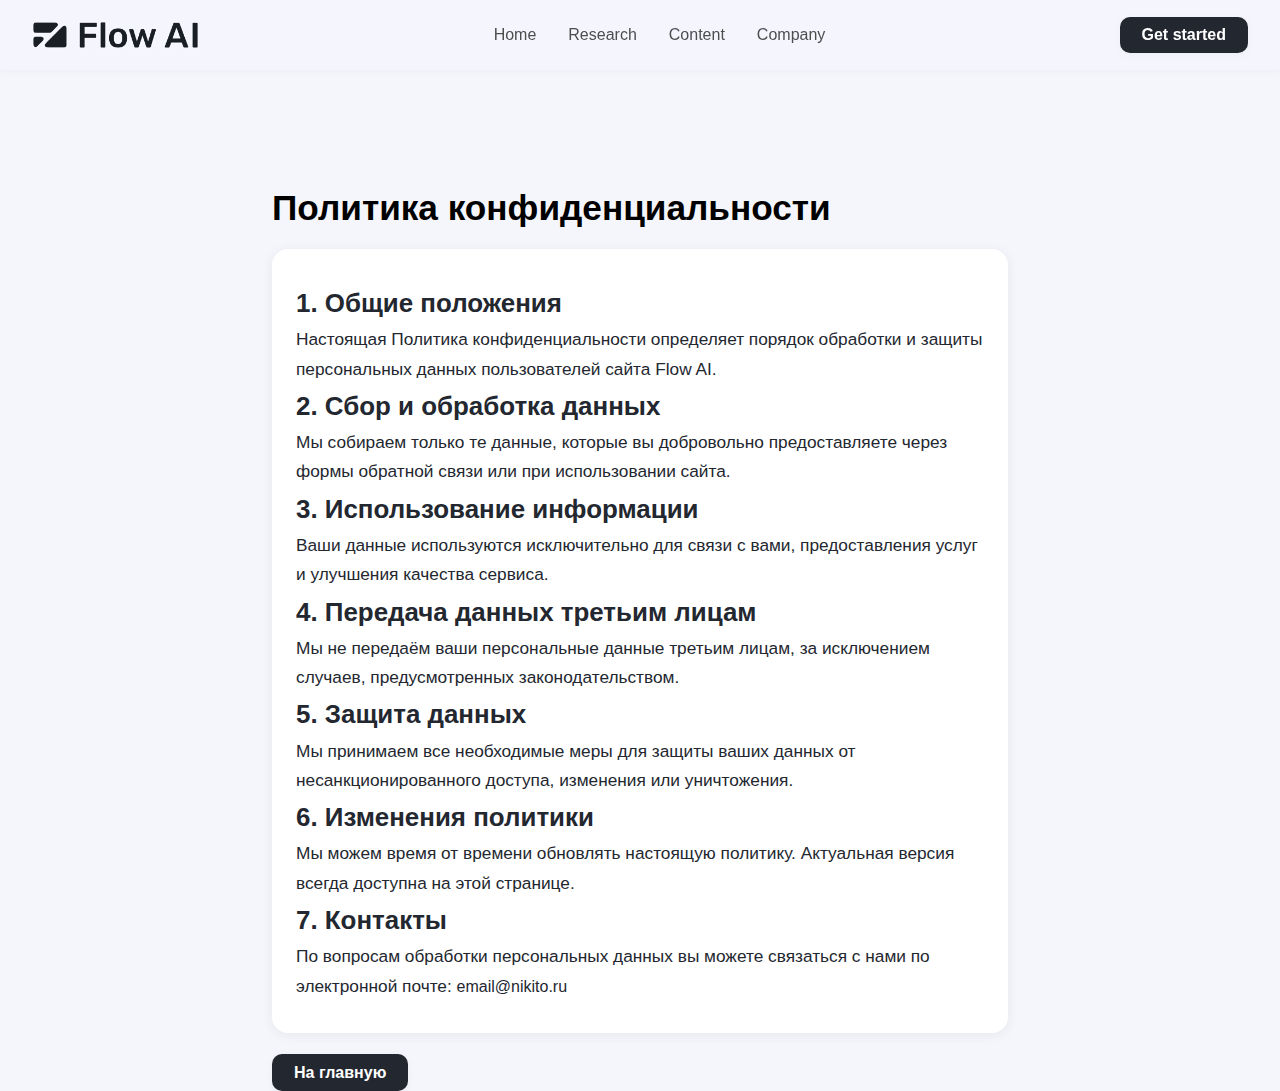
<file: confidential.html>
<!DOCTYPE html>
<html lang="ru">
<head>
  <meta charset="UTF-8">
  <meta name="viewport" content="width=device-width, initial-scale=1.0">
  <title>Политика конфиденциальности</title>
  <link rel="stylesheet" href="style.css">
  <link rel="stylesheet" href="responsive.css">
  <link rel="stylesheet" href="reset.css">
</head>
<body style="background: #f5f6fb;">

    <div class="mobile-menu-overlay"></div>
    <nav class="mobile-menu">
      <button class="mobile-menu-close" aria-label="Закрыть меню">
        <svg width="32" height="32" viewBox="0 0 32 32"><line x1="8" y1="8" x2="24" y2="24" stroke="#23272f" stroke-width="2" stroke-linecap="round"/><line x1="24" y1="8" x2="8" y2="24" stroke="#23272f" stroke-width="2" stroke-linecap="round"/></svg>
      </button>
      <ul class="mobile-menu-list">
        <li><a href="index.html">Home</a></li>
        <li><a href="#">Research</a></li>
        <li><a href="#">Content</a></li>
        <li><a href="#">Company</a></li>
      </ul>
      <a href="#" class="btn mobile-menu-btn">Get started</a>
    </nav>
    <header class="main-header">
        <div class="header-container">

            <div class="logo">
              <a href="index.html"><img src="images/icons/logo.png" alt="Flow AI" /></a>
            </div>
            <button class="burger-menu" aria-label="Открыть меню" aria-expanded="false" aria-controls="mainNav">
              <span></span><span></span><span></span>
            </button>
            <nav class="main-nav" id="mainNav">
              <ul>
                <li><a href="index.html">Home</a></li>
                <li><a href="#">Research</a></li>
                <li><a href="#">Content</a></li>
                <li><a href="#">Company</a></li>
              </ul>
            </nav>
            <a href="#" class="btn">Get started</a>
          </div>
      </header>
  <main class="container" style="padding-top: 120px; max-width: 800px;">
    <h1 style="font-size:2.2rem; margin-bottom: 24px;">Политика конфиденциальности</h1>
    <section style="font-size:1.08rem; line-height:1.7; color:#23272f; background:#fff; border-radius:16px; box-shadow:0 2px 12px rgba(44,48,60,0.07); padding:32px 24px;">
      <h2>1. Общие положения</h2>
      <p>Настоящая Политика конфиденциальности определяет порядок обработки и защиты персональных данных пользователей сайта Flow AI.</p>
      <h2>2. Сбор и обработка данных</h2>
      <p>Мы собираем только те данные, которые вы добровольно предоставляете через формы обратной связи или при использовании сайта.</p>
      <h2>3. Использование информации</h2>
      <p>Ваши данные используются исключительно для связи с вами, предоставления услуг и улучшения качества сервиса.</p>
      <h2>4. Передача данных третьим лицам</h2>
      <p>Мы не передаём ваши персональные данные третьим лицам, за исключением случаев, предусмотренных законодательством.</p>
      <h2>5. Защита данных</h2>
      <p>Мы принимаем все необходимые меры для защиты ваших данных от несанкционированного доступа, изменения или уничтожения.</p>
      <h2>6. Изменения политики</h2>
      <p>Мы можем время от времени обновлять настоящую политику. Актуальная версия всегда доступна на этой странице.</p>
      <h2>7. Контакты</h2>
      <p>По вопросам обработки персональных данных вы можете связаться с нами по электронной почте: <a href="mailto:email@nikito.ru">email@nikito.ru</a></p>
    </section>
    <div style="margin-top:32px;">
      <a href="index.html" class="btn">На главную</a>
    </div>
  </main>
</body>
</html>
</file>
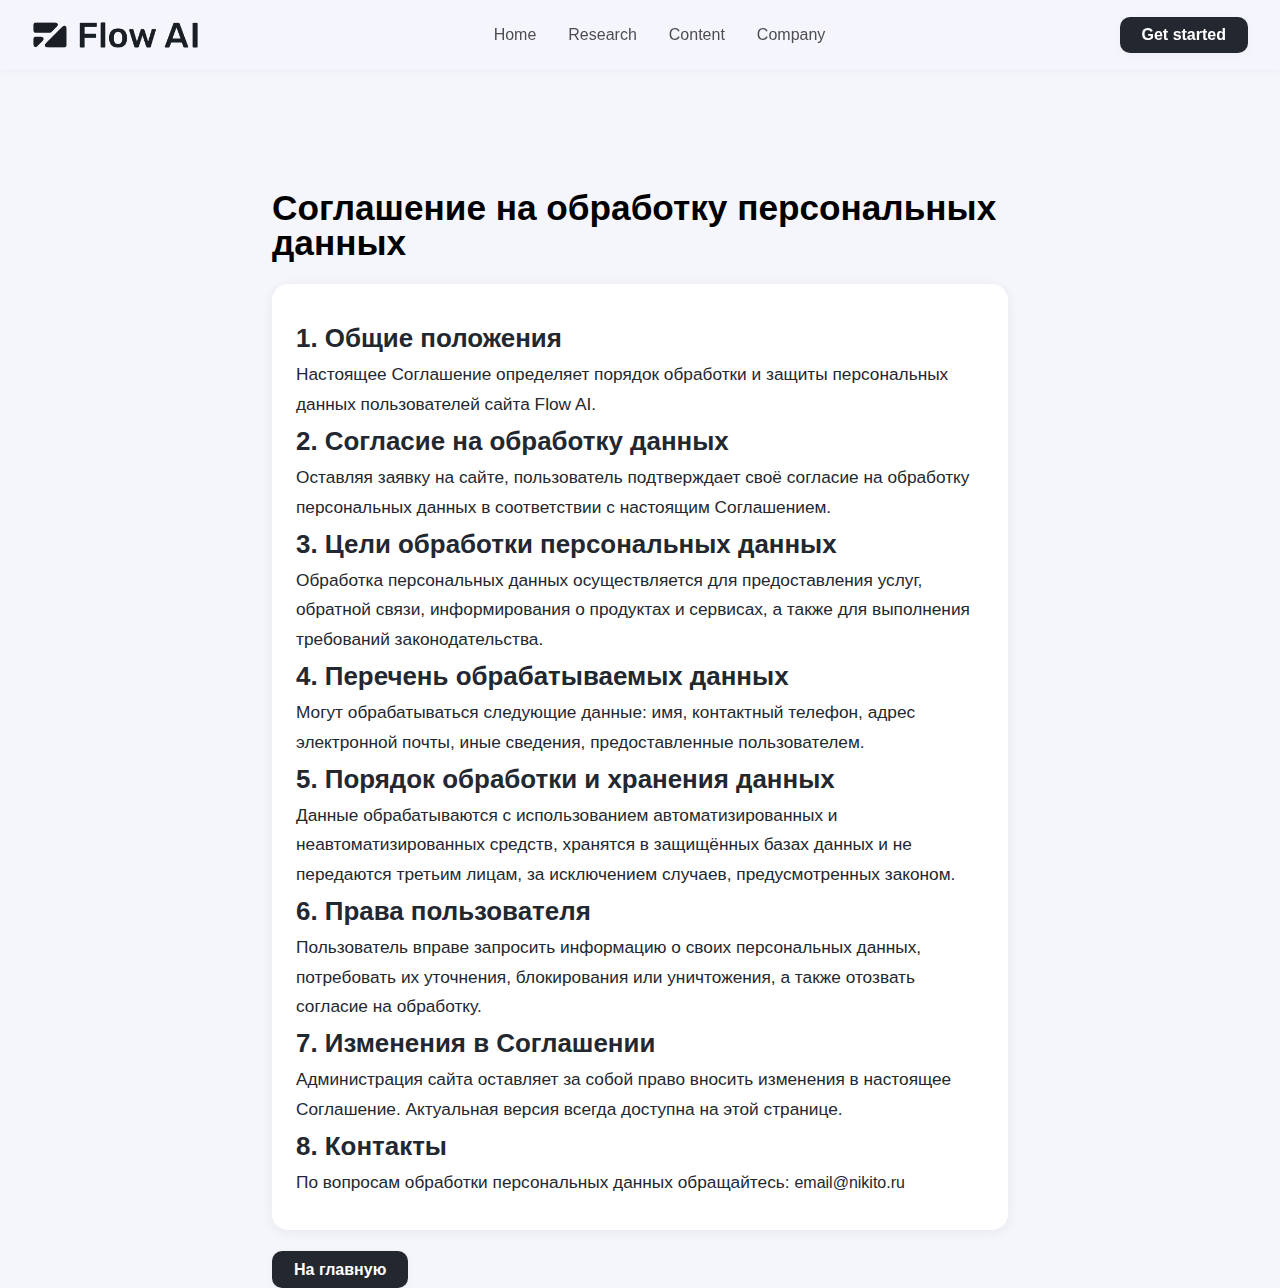
<file: privacy.html>
<!DOCTYPE html>
<html lang="ru">
<head>
  <meta charset="UTF-8">
  <meta name="viewport" content="width=device-width, initial-scale=1.0">
  <title>Соглашение на обработку персональных данных</title>
  <link rel="stylesheet" href="style.css">
  <link rel="stylesheet" href="responsive.css">
  <link rel="stylesheet" href="reset.css">
</head>
<body style="background: #f5f6fb;">

    <div class="mobile-menu-overlay"></div>
    <nav class="mobile-menu">
      <button class="mobile-menu-close" aria-label="Закрыть меню">
        <svg width="32" height="32" viewBox="0 0 32 32"><line x1="8" y1="8" x2="24" y2="24" stroke="#23272f" stroke-width="2" stroke-linecap="round"/><line x1="24" y1="8" x2="8" y2="24" stroke="#23272f" stroke-width="2" stroke-linecap="round"/></svg>
      </button>
      <ul class="mobile-menu-list">
        <li><a href="index.html">Home</a></li>
        <li><a href="#">Research</a></li>
        <li><a href="#">Content</a></li>
        <li><a href="#">Company</a></li>
      </ul>
      <a href="#" class="btn mobile-menu-btn">Get started</a>
    </nav>
    <header class="main-header">
        <div class="header-container">
            <div class="logo">
              <a href="index.html"><img src="images/icons/logo.png" alt="Flow AI" /></a>
            </div>
            <button class="burger-menu" aria-label="Открыть меню" aria-expanded="false" aria-controls="mainNav">
              <span></span><span></span><span></span>
            </button>
            <nav class="main-nav" id="mainNav">
              <ul>
                <li><a href="index.html">Home</a></li>
                <li><a href="#">Research</a></li>
                <li><a href="#">Content</a></li>
                <li><a href="#">Company</a></li>
              </ul>
            </nav>
            <a href="#" class="btn">Get started</a>
          </div>
      </header>
  <main class="container" style="padding-top: 120px; max-width: 800px;">
    <h1 style="font-size:2.2rem; margin-bottom: 24px;">Соглашение на обработку персональных данных</h1>
    <section style="font-size:1.08rem; line-height:1.7; color:#23272f; background:#fff; border-radius:16px; box-shadow:0 2px 12px rgba(44,48,60,0.07); padding:32px 24px;">
      <h2>1. Общие положения</h2>
      <p>Настоящее Соглашение определяет порядок обработки и защиты персональных данных пользователей сайта Flow AI.</p>
      <h2>2. Согласие на обработку данных</h2>
      <p>Оставляя заявку на сайте, пользователь подтверждает своё согласие на обработку персональных данных в соответствии с настоящим Соглашением.</p>
      <h2>3. Цели обработки персональных данных</h2>
      <p>Обработка персональных данных осуществляется для предоставления услуг, обратной связи, информирования о продуктах и сервисах, а также для выполнения требований законодательства.</p>
      <h2>4. Перечень обрабатываемых данных</h2>
      <p>Могут обрабатываться следующие данные: имя, контактный телефон, адрес электронной почты, иные сведения, предоставленные пользователем.</p>
      <h2>5. Порядок обработки и хранения данных</h2>
      <p>Данные обрабатываются с использованием автоматизированных и неавтоматизированных средств, хранятся в защищённых базах данных и не передаются третьим лицам, за исключением случаев, предусмотренных законом.</p>
      <h2>6. Права пользователя</h2>
      <p>Пользователь вправе запросить информацию о своих персональных данных, потребовать их уточнения, блокирования или уничтожения, а также отозвать согласие на обработку.</p>
      <h2>7. Изменения в Соглашении</h2>
      <p>Администрация сайта оставляет за собой право вносить изменения в настоящее Соглашение. Актуальная версия всегда доступна на этой странице.</p>
      <h2>8. Контакты</h2>
      <p>По вопросам обработки персональных данных обращайтесь: <a href="mailto:email@nikito.ru">email@nikito.ru</a></p>
    </section>
    <div style="margin-top:32px;">
      <a href="index.html" class="btn">На главную</a>
    </div>
  </main>
</body>
</html>
</file>
<file: style.css>
body {
  font-family: 'Inter', 'Segoe UI', 'Roboto', 'Arial', 'Helvetica Neue', sans-serif;
  font-weight: 400;
  color: #23272f;
  padding-top: 70px;
}

a {
  font-family: 'Inter', 'Segoe UI', 'Roboto', 'Arial', 'Helvetica Neue', sans-serif;
  font-weight: 400;
  font-size: 16px;
}

h1 , h3 {
  font-weight: 700;
}

p{
  font-family: 'Inter', 'Segoe UI', 'Roboto', 'Arial', 'Helvetica Neue', sans-serif;
}


/* Убираем фон и тени у всех возможных контейнеров шапки */

.navbar,
.w-nav,
.nav-container,
.w-container,
.nav-container-2,
.brand,
.nav-menu,
.navbar *,
.w-nav *,
.nav-container *,
.w-container *,
.nav-container-2 * {
  background: transparent !important;
  box-shadow: none !important;
}

/* Убираем фон у псевдоэлементов */
.navbar::before,
.w-nav::before,
.nav-container::before,
.w-container::before,
.nav-container-2::before,
.navbar::after,
.w-nav::after,
.nav-container::after,
.w-container::after,
.nav-container-2::after {
  background: transparent !important;
  box-shadow: none !important;
}

.hero-section::after {
  content: "";
  position: absolute;
  left: 0;
  right: 0;
  bottom: 0;
  height: 260px; 
  pointer-events: none;
  z-index: 3;
  background: linear-gradient(
    to bottom,
    rgba(245, 246, 251, 0) 0%,
    rgba(245, 246, 251, 0.92) 70%,
    #f5f6fb 100%
  );
}

.bottom-glow {
  position: absolute;
  left: 0;
  right: 0;
  bottom: 0;
  height: 260px;
  pointer-events: none;
  z-index: 3;
  background: linear-gradient(
    to bottom,
    rgba(245, 246, 251, 0) 0%,
    rgba(245, 246, 251, 0.92) 70%,
    #f5f6fb 100%
  );
}





.w-nav-overlay {
  background: transparent !important;
  box-shadow: none !important;
  pointer-events: none !important;
}

.main-header {
  height: 70px;
  background: rgba(245, 245, 255, 0.6);

  backdrop-filter: blur(8px);
  box-shadow: 0 2px 8px rgba(0,0,0,0.03);
  position: fixed;
  top: 0;
  left: 0;
  width: 100%;
  z-index: 100;
}

.container {
  max-width: 1300px;
  margin: 0 auto;
  height: 100%;
  align-items: center;
  justify-content: space-between;
  padding: 0 32px;
}


.header-container {
  max-width: 1300px;
  margin: 0 auto;
  height: 100%;
  display: flex;
  align-items: center;
  justify-content: space-between;
  padding: 0 32px;
}

.logo {
  font-size: 1.3rem;
}

.logo img {
  height: 28px;
}

.main-nav ul {
  display: flex;
  gap: 32px;
}

.main-nav a {
  color: #222;
  font-weight: 500;
  opacity: 0.8;
  transition: opacity 0.2s;
}

.main-nav a:hover {
  opacity: 1;
}

.btn {
  background: #23272f;
  color: #fff;
  padding: 10px 22px;
  border-radius: 10px;
  font-weight: 600;
  transition: background 0.2s;
  box-shadow: 0 2px 8px rgba(0,0,0,0.04);
}

.btn:hover {
  background: #11141a;
}

.burger-menu {
  display: none;
  flex-direction: column;
  justify-content: space-between;
  width: 24px;
  height: 18px;
  background: none;
  border: none;
  cursor: pointer;
  padding: 0;
}

.burger-menu span {
  display: block;
  width: 100%;
  height: 2px;
  background: #23272f;
  border-radius: 1px;
  transition: all 0.3s ease;
}

.burger-menu:hover span {
  background: #6366f1;
}


.hero-section {
  position: relative;
  min-height: 1000px;
  background: #f5f6fb; 
  overflow: hidden;
}

.bg-decor {
  position: absolute;
  z-index: 1;
  pointer-events: none;
  user-select: none;
}

.bg-decor--left {
  top: 0;
  left: 0;
  height: auto;
  width: 25vw;
}

.bg-decor--right {
  bottom: 0;
  right: -70px; /* Утоплено внутрь шапки */
  height: auto;
  z-index: 0;
  width: 28vw;
}

.hero-content {
  display: flex;
  flex-direction: row;
  align-items: center;
  justify-content: flex-start;
  padding-top: 170px;
  gap: 60px;
  width: 100%;
}

.hero-title {
  font-size: 3.2rem;
  font-weight: 700;
  line-height: 1.1;
  color: #23272f;
  margin-bottom: 15px;
  max-width: 520px;
  font-size: 54px;
  padding-right: 18px;
}

.hero-side {
  display: flex;
  flex-direction: column;
  align-items: flex-start;
  min-width: 340px;
  max-width: 420px;
  gap: 24px;
  padding-top: 33px;
}

.hero-subtitle {
  font-size: 20px;
  color: #23272f;
  opacity: 0.85;
  line-height: 1.5;
  letter-spacing: 0.01em;

}

.hero-btn {
  font-size: 1.1rem;
  padding: 14px 32px;
  border-radius: 10px;
  font-weight: 600;
  box-shadow: 0 2px 8px rgba(0,0,0,0.04);
  display: flex;
  align-items: center;
  gap: 10px;
}

.hero-btn-icon {
  font-size: 1.2em;
  margin-left: 6px;
}








.features-section {
  padding: 64px 0 48px 0;
  background: none;
}

.features-list {
  display: flex;
  gap: 32px;
  justify-content: center;
  flex-wrap: wrap;
}

.feature-card {
  position: relative;
  background: #fff;
  border-radius: 18px;
  box-shadow: 0 4px 24px rgba(44, 48, 60, 0.07);
  padding: 36px 28px 32px 28px;
  width: 290px;
  min-height: 370px;
  display: flex;
  flex-direction: column;
  align-items: flex-start;
  overflow: hidden;
}

.feature-card-bg {
  position: absolute;
  left: 0; top: 0; right: 0; height: 110px;
  z-index: 0;
  opacity: 0.18;
  pointer-events: none;
  background-repeat: no-repeat;
  background-size: cover;
}

.title-hello {
  text-align: left;
  margin-left: 0;
  align-self: flex-start;
}


.hero-recommend {
  margin: 0 auto;
  padding-top: 70px;
  font-size: 50px;
}

.reason-badge {
  padding: 4px 16px;
  border: 1.5px solid #e0e3ea;
  border-radius: 16px;
  background: #fff;
  font-size: 1.05rem;
  font-weight: 500;
  color: #23272f;
  margin: 0 auto;
  margin-top: 70px;
  letter-spacing: 0.01em;
}

.reasons-list {
  display: flex;
  gap: 24px;
  justify-content: flex-start;
  flex-wrap: wrap;
  padding-top: 40px;
}

.reason-card {
  width: 291px;
  height: 390px;
  position: relative;
  background: #fff;
  border-radius: 16px;
  box-shadow: 0 4px 24px rgba(44, 48, 60, 0.07);
  border: 1.5px solid #f0f1f5;
  display: flex;
  flex-direction: column;
  align-items: center;
  justify-content: center; 
  padding: 0;
  margin-bottom: 24px;
  overflow: hidden;
}

.reason-card-title {
  margin-bottom: 80px;
  margin-top: 20px;
  text-align: center;
  width: 100%;
}

.reason-card-icon {
  width: 100%;
  height: 110px;
  display: flex;
  align-items: center;
  justify-content: center;
  margin-bottom: 80px; 
}

.reason-card-bottom {
  width: 100%;
  padding: 0 24px 24px 24px;
}

.reason-card-text {
  font-size: 1rem;
  color: #23272f;
  opacity: 0.85;
  text-align: left;
}

.reasons-container {
  display: flex !important;
  flex-direction: column !important;
  align-items: center !important;
  justify-content: flex-start !important;
  width: 100%;
  padding-bottom: 64px;
}

.reasons-title {
  text-align: center;
  width: 100%;
  padding-top: 60px;
  font-size: 30px;
}

.reason-card-decor {
  position: absolute;
  left: 0; top: 0; width: 100%; height: 100%;
  will-change: transform;
  transition: transform 0.8s cubic-bezier(.4,0,.2,1);
  transform: none;
}

.reason-card:hover .reason-card-decor {
  transform: scale(1.04) translateY(-6px) rotate(-1deg);
}

.decor-img {
  width: 100%;
  height: 100%;
  object-fit: cover;
  pointer-events: none;
  user-select: none;
}

.icon-img {
  padding-top: 0;
  max-width: 180px;
  max-height: 120px;
  object-fit: contain;
  margin-left: 14px;
}




/* Секция отзывов/мини-кейсов */
.testimonials-section {
  padding: 75px 0 80px 0;
  background: #f3f4f6;
  position: relative;
}

.testimonials-header {
  text-align: center;
  margin-bottom: 0;
}

.testimonials-title {
  font-size: 2.2rem;
  font-weight: 700;
  color: #23272f;
  margin-bottom: 12px;
  text-align: center;
}

.testimonials-subtitle {
  font-size: 19px;
  color: #6b7280;
  max-width: 450px;
  margin: 0 auto 0 auto;
  line-height: 1.6;
  text-align: center;
}

.testimonials-list {
  display: flex;
  gap: 24px;
  justify-content: flex-start;
  flex-wrap: wrap;
  width: 100%;
  margin-top: 50px;
}

.testimonial-card {
  width: 280px;
  height: 390px;
  position: relative;
  background: #fff;
  border-radius: 16px;
  box-shadow: 0 4px 24px rgba(44, 48, 60, 0.07);
  border: 1.5px solid #f0f1f5;
  display: flex;
  flex-direction: column;
  align-items: center;
  justify-content: center;
  padding: 32px 28px 32px 28px;
  margin-bottom: 24px;
  overflow: hidden;
  text-align: center;
}

.testimonial-author {
  justify-content: center;
}

.testimonial-content {
  align-items: center;
}

.testimonial-card::before {
  content: '';
  position: absolute;
  top: 0;
  left: 0;
  right: 0;
  height: 3px;
  background: linear-gradient(90deg, #6366f1, #8b5cf6);
  border-radius: 16px 16px 0 0;
}

.testimonial-card:hover {
  transform: translateY(-6px);
  box-shadow: 0 12px 40px rgba(44, 48, 60, 0.12);
}

.testimonial-content {
  margin-bottom: 20px;
}

.testimonial-quote {
  margin-bottom: 12px;
  opacity: 0.7;
}

.testimonial-text {
  font-size: 0.95rem;
  line-height: 1.6;
  color: #374151;
  font-style: italic;
  margin: 0;
}

.testimonial-author {
  display: flex;
  align-items: center;
  gap: 12px;
  margin-bottom: 20px;
  padding-bottom: 16px;
  border-bottom: 1px solid #f1f5f9;
}

.author-avatar {
  width: 48px;
  height: 48px;
  border-radius: 50%;
  overflow: hidden;
  flex-shrink: 0;
}

.author-avatar img {
  width: 100%;
  height: 100%;
  object-fit: cover;
}

.author-info {
  flex: 1;
}

.author-name {
  font-size: 1rem;
  font-weight: 600;
  color: #23272f;
  margin: 0 0 2px 0;
}

.author-position {
  font-size: 0.85rem;
  color: #6b7280;
  margin: 0;
}

.testimonial-stats {
  display: flex;
  gap: 20px;
}

.stat-item {
  display: flex;
  flex-direction: column;
  align-items: center;
  text-align: center;
  flex: 1;
}

.stat-number {
  font-size: 1.3rem;
  font-weight: 700;
  color: #6366f1;
  margin-bottom: 3px;
}

.stat-label {
  font-size: 0.75rem;
  color: #6b7280;
  text-transform: uppercase;
  letter-spacing: 0.5px;
  font-weight: 500;
}

/* Адаптивность для отзывов */
@media (max-width: 768px) {
  .testimonials-grid {
    grid-template-columns: 1fr;
    gap: 24px;
    padding: 0 16px;
  }
  
  .testimonial-card {
    padding: 24px;
  }
  
  .testimonials-title {
    font-size: 2rem;
  }
  
  .testimonial-stats {
    flex-direction: column;
    gap: 16px;
  }
  
  .stat-item {
    flex-direction: row;
    justify-content: center;
    gap: 8px;
  }
  
  .stat-number {
    margin-bottom: 0;
  }
}

.testimonials-info {
  display: flex;
  flex-direction: column;
  justify-content: center;
  align-items: flex-start;
  min-width: 0;
}

.testimonials-inner {
  max-width: 1300px;
  margin: 0 auto;
  width: 100%;
  
  padding-bottom: 0;
}

.testimonials-row {
  display: flex;
  flex-direction: row;
  gap: 24px;
  width: 100%;
  max-width: 1300px;
  margin: 45px auto;
  flex-wrap: nowrap;
  justify-content: center;
}

.testimonials-section::before {
  content: "";
  position: absolute;
  left: 0;
  right: 0;
  top: 0;
  height: 80px;
  pointer-events: none;
  z-index: 1;
  background: linear-gradient(
    to bottom,
    #f5f6fb 0%,
    #f3f4f6 100%
  );
}

.header-container {
  max-width: 1300px;
  margin: 0 auto;
  height: 100%;
  display: flex;
  align-items: center;
  justify-content: space-between;
  padding: 0 32px;
}

.section-dark {
  position: relative;
  background: #f5f6fb;
  color: #282e38;
  overflow: hidden;
  padding-top: 100px;
  padding-bottom: 100px;
}

.section-dark::before {
  content: "";
  position: absolute;
  left: 0;
  right: 0;
  top: 0;
  height: 90px;
  background: linear-gradient(to bottom, #f3f4f6 0%, rgba(40,46,56,0) 100%);
  opacity: 0.7;
  pointer-events: none;
  z-index: 2;
}

.section-dark::after {
  content: "";
  position: absolute;
  top: 0;
  bottom: 0;
  left: 0;
  width: 90px;
  background: linear-gradient(to right, #f3f4f6 0%, rgba(40,46,56,0) 100%);
  opacity: 0.5;
  pointer-events: none;
  z-index: 2;
}

.section-dark-glow-right {
  position: absolute;
  top: 0;
  bottom: 0;
  right: 0;
  width: 90px;
  background: linear-gradient(to left, #f3f4f6 0%, rgba(40,46,56,0) 100%);
  opacity: 0.5;
  pointer-events: none;
  z-index: 2;
}

.section-dark-decor {
  position: absolute;
  top: 0;
  right: 0;
  width: 520px;
  max-width: 50vw;
  opacity: 0.18;
  pointer-events: none;
  user-select: none;
  z-index: 1;
}




.circle-logo-wrapper {
  display: flex;
  justify-content: center;
  align-items: center;
  min-height: 180px; 
  width: 100%;
}

.circle-logo-bg {
  background: #fff;
  border-radius: 50%;
  box-shadow:
    0 2px 8px 0 rgba(44, 48, 60, 0.07),
    0 0 0 8px #f3f4f6,
    0 0 0 16px #f5f6fb;
  width: 48px;
  height: 48px;
  display: flex;
  align-items: center;
  justify-content: center;
  position: relative;
}

.circle-logo-img {
  width: 24px;
  height: 24px;
  object-fit: contain;
  display: block;
}

.features-cross-grid {
  display: flex;
  justify-content: center;
  align-items: center;
  gap: 200px;
  margin: 0 auto;
  max-width: 900px;
  min-height: 500px;
  position: relative;
}

.feature-card {
  background: linear-gradient(135deg, #f5f6fb 60%, #e0e7ff 100%);
  border-radius: 24px;
  box-shadow: 0 8px 32px rgba(44, 48, 60, 0.13), 0 1.5px 8px rgba(99,102,241,0.07);
  border: none;
  display: flex;
  flex-direction: column;
  align-items: flex-start;
  padding: 56px 0px 43px 0px;
  min-height: 400px;
  transition: box-shadow 0.25s, transform 0.18s;
  position: relative;
  overflow: hidden;
}

.feature-card:hover {
  box-shadow: 0 16px 48px rgba(44, 48, 60, 0.18), 0 2px 12px rgba(99,102,241,0.10);
  transform: translateY(-8px) scale(1.03);
}

.feature-card-img {
  width: 170px;
  height: 170px;
  padding-top: 0;
  display: block;
  margin: 0 auto 24px auto;
  border-radius: 50%;
  box-shadow: 0 4px 24px rgba(99,102,241,0.13);
  background: #fff;
  border: 4px solid #e0e7ff;
  object-fit: cover;
}

.feature-card-text {
  padding: 0 10px 0 10px;
  width: 100%;
}

.feature-card-title {
  font-size: 1.25rem;
  font-weight: 700;
  margin-bottom: 10px;
  color: #23272f;
}

.feature-card-subtitle {
  font-size: 1rem;
  color: #6b7280;
  line-height: 1.5;
}

.feature-card--top    { grid-area: top; }
.feature-card--right  { grid-area: right; }
.feature-card--bottom { grid-area: bottom; }
.feature-card--left   { grid-area: left; }
.features-cross-center { grid-area: center; position: relative; z-index: 3; display: flex; align-items: center; justify-content: center; }

.features-cross-center .circle-logo-wrapper {
  position: absolute;
  left: 50%;
  top: 50%;
  transform: translate(-50%, -50%);
  z-index: 3;
}

.features-cross-center-wrapper {
  position: relative;
  display: flex;
  align-items: flex-start;
  justify-content: center;
  width: 100%;
  min-height: 600px;
  margin-top: 0;
  margin-bottom: -570px;
}

.features-cross-lines {
  position: absolute;
  left: 50%;
  transform: translateX(-50%);
  width: 600px;
  height: 600px;
  z-index: 1;
  pointer-events: none;
  bottom: 46%;

}

.features-cross-center {
  position: relative;
  z-index: 2;
  display: flex;
  align-items: flex-start;
  justify-content: center;
  margin-top: 0;
}

@media (max-width: 1100px) {
  .features-cross-grid {
    grid-template-columns: 1fr 1fr;
    grid-template-rows: auto auto auto;
    grid-template-areas:
      "top top"
      "left right"
      "bottom bottom";
    min-height: unset;
    max-width: 100vw;
  }
  .feature-card {
    width: 90vw;
    max-width: 400px;
  }
  .feature-card-text {
    width: 100%;
    max-width: 400px;
  }
  .features-cross-lines, .features-cross-center .circle-logo-wrapper {
    display: none;
  }
}

@media (max-width: 700px) {
  .features-cross-grid {
    display: flex;
    flex-direction: column;
    align-items: center;
    gap: 32px;
  }
  .feature-card {
    width: 98vw;
    max-width: 400px;
    min-height: unset;
  }
  .feature-card-text {
    width: 100%;
    max-width: 400px;
    height: auto;
  }
}

.audit-offer-lead {
  font-size: 1.18rem;
  color: #181a20;
  font-weight: 700;
  letter-spacing: 0.01em;
  margin-bottom: 10px;
  line-height: 1.45;
  font-family: 'Inter', 'Segoe UI', 'Arial', sans-serif;
}

.audit-offer-extra {
  font-size: 1.01rem;
  color: #6b7280;
  font-weight: 400;
  line-height: 1.7;
  margin-bottom: 0;
  font-family: 'Inter', 'Segoe UI', 'Arial', sans-serif;
}

.dark-section-title {
  text-align: center;
  padding-top: 48px;
  margin-bottom: 14px;
  font-size: 2rem;
}

.dark-section-subtitle {
  text-align: center;
  padding-top: 0;
  font-size: 1.1rem;
}





.problem-section {
  position: relative;
  background: #f3f4f6;
}

.problem-section::after {
  content: '';
  position: absolute;
  top: 0;
  left: 100px;
  width: 120px; 
  height: 120px;
  pointer-events: none;
  z-index: 2;
  background: none;

  background-image: url('data:image/svg+xml;utf8,<svg width="120" height="120" viewBox="0 0 120 120" fill="none" xmlns="http://www.w3.org/2000/svg"><line x1="20" y1="20" x2="100" y2="100" stroke="%23e0e3ea" stroke-width="12" stroke-linecap="round"/><line x1="100" y1="20" x2="20" y2="100" stroke="%23e0e3ea" stroke-width="12" stroke-linecap="round"/></svg>');
  background-repeat: no-repeat;
  background-size: contain;
  opacity: 0.45;
}

.problem-inner {
  display: flex;
  align-items: center;
  justify-content: center;
  max-width: 1100px;
  margin: 0 auto;
  gap: 48px;
}

.problem-illustration {
  flex: 0 0 320px;
  display: flex;
  align-items: center;
  justify-content: center;
}

.problem-illustration img {
  width: 100%;
  max-width: 320px;
  height: auto;
}

.problem-content {
  flex: 1 1 0;
  min-width: 280px;
  position: relative;
  max-width: 520px;
}

.problem-accent-line {
  width: 48px;
  height: 4px;
  background: linear-gradient(90deg, #6366f1 0%, #a5b4fc 100%);
  border-radius: 2px;
  margin-bottom: 14px;
}

.problem-title {
  padding-bottom: 10px;
  font-size: 28px;
  margin-bottom: 10px;
  color: #18181b;
}

.problem-text {
  font-size: 1rem;
  line-height: 1.4;
  margin-top: 0;
  margin-bottom: 0;
  color: #444;
}

@media (max-width: 800px) {
  .problem-inner {
    flex-direction: column;
    gap: 32px;
    padding: 0 16px;
  }
  .problem-illustration {
    max-width: 220px;
  }
  .problem-title {
    font-size: 1.3rem;
  }
}














.devops-timeline-section {
  background: #282e38;
  padding: 90px 0 70px 0;
  width: 100vw;
  margin-left: 50%;
  transform: translateX(-50%);
}

.devops-timeline-title {
  color: #fff;
  font-size: 2.8rem;
  font-weight: 700;
  text-align: center;
  margin-bottom: 60px;
  font-family: inherit;
}

.devops-timeline-hint {
  display: flex;
  justify-content: flex-start;
  align-items: center;
  margin-bottom: 30px;
  margin-left: 60px;
  transition: opacity 0.4s, transform 0.4s;
  opacity: 1;
  transform: translateX(0);
}
.devops-timeline-hint.hint-hidden {
  opacity: 0;
  transform: translateX(-80px);
  pointer-events: none;
}
.devops-timeline-hint span {
  background: #fff;
  color: #23272f;
  font-size: 1.05rem;
  padding: 10px 22px 10px 36px;
  border-radius: 12px;
  box-shadow: 0 2px 12px rgba(44,48,60,0.10);
  position: relative;
  font-weight: 500;
}
.devops-timeline-hint span::before {
  content: "\1F44B";
  position: absolute;
  left: 12px;
  top: 50%;
  transform: translateY(-50%);
  font-size: 1.2em;
}

.devops-timeline-wrapper {
  overflow-x: auto;
  padding-bottom: 40px;
  margin: 0 0 0 0;
}

.devops-timeline {
  display: flex;
  align-items: flex-end;
  position: relative;
  width: 3600px;
  padding: 0 60px;
  user-select: none;
  cursor: grab;
  transition: box-shadow 0.2s;
  scroll-behavior: smooth;
  /* Центрируем первый этап на 50% ширины экрана */
  margin-left: calc(50vw - 110px);
}
.devops-timeline.dragging {
  cursor: grabbing;
}

/* Timeline line */
.devops-timeline::before {
  content: "";
  position: absolute;
  left: 0;
  right: 1300px;
  bottom: 18px;
  height: 4px;
  background: #888;
  z-index: 0;
  border-radius: 2px;
}

/* Steps */
.devops-step {
  position: relative;
  display: flex;
  flex-direction: column;
  align-items: center;
  min-width: 220px;
  margin-right: 32px;
  z-index: 1;
  transition: opacity 0.3s;
}
.devops-step:last-child {
  margin-right: 0;
}

/* Step card */
.devops-step-card {
  background: rgba(36, 37, 41, 0.98);
  color: #fff;
  border-radius: 18px;
  box-shadow: 0 4px 32px rgba(44,48,60,0.18);
  padding: 28px 28px 22px 28px;
  font-size: 1.13rem;
  font-weight: 500;
  margin-bottom: 24px;
  min-width: 210px;
  max-width: 270px;
  text-align: left;
  opacity: 0.5;
  transition: opacity 0.35s, box-shadow 0.25s;
}
.devops-step.active .devops-step-card {
  opacity: 1;
  box-shadow: 0 8px 40px rgba(124,58,237,0.18), 0 2px 12px rgba(44,48,60,0.10);
  background: rgba(60, 41, 99, 0.98);
}

/* Step circle */
.devops-step-circle {
  width: 38px;
  height: 38px;
  border-radius: 50%;
  background: #bbb;
  color: #fff;
  display: flex;
  align-items: center;
  justify-content: center;
  font-size: 1.25rem;
  font-weight: 700;
  border: 4px solid #18191c;
  box-shadow: 0 2px 8px rgba(44,48,60,0.10);
  position: relative;
  z-index: 2;
  transition: background 0.3s, box-shadow 0.3s;
}
.devops-step.active .devops-step-circle {
  background: #7c3aed;
  box-shadow: 0 0 0 4px rgba(124,58,237,0.18);
  border: 4px solid #7c3aed;
}

/* Затемнение неактивных */
.devops-step:not(.active) .devops-step-card,
.devops-step:not(.active) .devops-step-circle {
  opacity: 0.5;
}

/* Плавная подсветка */
.devops-step .devops-step-card,
.devops-step .devops-step-circle {
  transition: opacity 0.35s, background 0.3s, box-shadow 0.3s;
}

.devops-timeline-wrapper, .devops-timeline {
  scrollbar-width: none; /* Firefox */
  -ms-overflow-style: none; /* IE 10+ */
}
.devops-timeline-wrapper::-webkit-scrollbar, .devops-timeline::-webkit-scrollbar {
  display: none; /* Chrome, Safari, Opera */
}

.devops-step:not(.active) .devops-step-circle {
  background: #bbb;
  color: #fff;
  opacity: 1;
  border: 4px solid #7c3aed;
}

.devops-step.active .devops-step-circle {
  background: #7c3aed;
  box-shadow: 0 0 0 10px rgba(124,58,237,0.25);
  border: 4px solid #7c3aed;
}





.services-extra-section {
  background: #f5f6fb;
  padding: 80px 0 80px 0;
}
.services-extra-title {
  text-align: center;
  font-size: 2.3rem;
  font-weight: 700;
  margin-bottom: 48px;
  color: #18191c;
}
.services-extra-list {
  display: flex;
  justify-content: center;
  align-items: stretch;
  gap: 32px;
  flex-wrap: wrap;
}
.service-card {
  background: #fff;
  border-radius: 16px;
  box-shadow: 0 4px 24px rgba(44,48,60,0.09);
  display: flex;
  align-items: flex-start;
  min-width: 390px;
  max-width: 390px;
  min-height: 200px;
  max-height: 200px;
  padding: 28px 28px 24px 24px;
  flex: 0 0 390px;
  transition: box-shadow 0.18s, transform 0.18s, border 0.18s;
  border: 2px solid transparent;
}
.service-card:hover {
  box-shadow: 0 8px 28px rgba(44,48,60,0.13);
  transform: scale(1.02);
  border: 2px solid rgba(44,48,60,0.18);
}
.service-card-icon {
  flex-shrink: 0;
  margin-right: 18px;
  display: flex;
  align-items: flex-start;
  justify-content: center;
}
.service-card-icon img {
  width: 38px;
  height: 38px;
  object-fit: contain;
  display: block;
}
.service-card-content {
  display: flex;
  flex-direction: column;
  align-items: flex-start;
}
.service-card-title {
  font-size: 1.13rem;
  font-weight: 700;
  margin-bottom: 8px;
  color: #18191c;
}
.service-card-desc {
  font-size: 1rem;
  color: #23272f;
  opacity: 0.85;
  line-height: 1.5;
}
@media (max-width: 1100px) {
  .services-extra-list {
    flex-direction: column;
    align-items: center;
    gap: 24px;
  }
  .service-card {
    max-width: 98vw;
    min-width: 0;
    width: 100%;
  }
}






.contact-section {
  background: #f5f6fb;
  padding: 80px 0 80px 0;
}
.contact-container {
  display: flex;
  justify-content: center;
  align-items: flex-start;
  gap: 64px;
  max-width: 1200px;
  margin: 0 auto;
  flex-wrap: wrap;
}
.contact-left {
  flex: 1 1 420px;
  min-width: 340px;
  max-width: 480px;
  display: flex;
  flex-direction: column;
  align-items: flex-start;
  justify-content: flex-start;
}
.contact-title {
  font-size: 2.3rem;
  font-weight: 700;
  margin-bottom: 18px;
  color: #18191c;
}
.contact-subtitle {
  font-size: 1.08rem;
  color: #23272f;
  opacity: 0.85;
  margin-bottom: 32px;
  line-height: 1.6;
}
.contact-subtitle a {
  color: #23272f;
  text-decoration: underline;
  transition: color 0.18s;
}
.contact-subtitle a:hover {
  color: #7c3aed;
}
.contact-illustration {
  margin-top: 32px;
  margin-bottom: 0;
  width: 100%;
  max-width: 700px;
  border-radius: 18px;
  overflow: hidden;
  background: #e0e3ea;
  display: flex;
  align-items: center;
  justify-content: center;
}
.contact-illustration img {
  width: 100%;
  max-width: 700px;
  height: auto;
  display: block;
}
.contact-form {
  flex: 1 1 420px;
  min-width: 340px;
  max-width: 520px;
  background: #fff;
  border-radius: 18px;
  box-shadow: 0 4px 24px rgba(44,48,60,0.09);
  padding: 36px 32px 28px 32px;
  display: flex;
  flex-direction: column;
  gap: 18px;
}
.contact-form-row {
  display: flex;
  gap: 18px;
  margin-bottom: 0;
}
.contact-input {
  flex: 1 1 0;
  padding: 12px 16px;
  border-radius: 8px;
  border: 1.5px solid #e0e3ea;
  font-size: 1rem;
  background: #f5f6fb;
  color: #23272f;
  transition: border 0.18s;
}
.contact-input:focus {
  border: 1.5px solid #7c3aed;
  outline: none;
}
.contact-input.input-error {
  border: 1.5px solid #e53e3e !important;
  background: #fff0f0;
}
.contact-textarea {
  min-height: 80px;
  padding: 12px 16px;
  border-radius: 8px;
  border: 1.5px solid #e0e3ea;
  font-size: 1rem;
  background: #f5f6fb;
  color: #23272f;
  resize: vertical;
  transition: border 0.18s;
}
.contact-textarea:focus {
  border: 1.5px solid #7c3aed;
  outline: none;
}
.contact-textarea.input-error {
  border: 1.5px solid #e53e3e !important;
  background: #fff0f0;
}
.contact-form-bottom {
  display: flex;
  align-items: center;
  gap: 18px;
  margin-top: 8px;
}
.contact-error {
  color: #e53e3e;
  font-size: 1rem;
  margin-left: 12px;
  font-weight: 500;
  transition: opacity 0.2s;
}
@media (max-width: 900px) {
  .contact-container {
    flex-direction: column;
    gap: 40px;
    align-items: stretch;
  }
  .contact-left, .contact-form {
    max-width: 100vw;
    min-width: 0;
  }
  .contact-illustration img {
    max-width: 100vw;
  }
}

/* --- Footer styles --- */
.footer-section {
  background: #23272f;
  color: #e5e7eb;
  width: 100vw;
  margin-left: 50%;
  transform: translateX(-50%);
  padding: 38px 0 0 0;
  font-family: 'Inter', 'Segoe UI', 'Roboto', 'Arial', 'Helvetica Neue', sans-serif;
  font-size: 1.08rem;
}
.footer-top {
  padding-bottom: 18px;
}
/* Удаляю лишние стили для .footer-top .container */
.footer-top .container {
  display: block;
  padding: 0 32px;
}

.footer-contacts {
  display: flex;
  align-items: center;
  gap: 18px;
  font-size: 1.08rem;
  font-weight: 500;
}
.footer-contacts--offset {
  display: flex;
  align-items: center;
  gap: 18px;
  padding-bottom: 18px;
}
@media (max-width: 900px) {
  .footer-contacts--offset {
    margin-left: 0;
    justify-content: center;
    width: 100%;
  }
}
.footer-contact-link {
  color: #e5e7eb;
  text-decoration: none;
  transition: color 0.18s;
}
.footer-contact-link:hover {
  color: #a5b4fc;
}
.footer-contact-sep {
  color: #444;
  font-size: 1.1em;
  margin: 0 6px;
}
.footer-divider {
  width: 100%;
  height: 1.5px;
  background: linear-gradient(90deg, #23272f 0%, #444857 100%);
  opacity: 0.35;
}
.footer-bottom {
  display: flex;
  justify-content: center;
  align-items: center;
  padding: 18px 0 18px 0;
}
.footer-links {
  display: flex;
  gap: 32px;
  justify-content: center;
  align-items: center;
}
.footer-link {
  color: #e5e7eb;
  text-decoration: none;
  font-size: 1.05rem;
  transition: color 0.18s;
}
.footer-link:hover {
  color: #a5b4fc;
}
@media (max-width: 900px) {
  .footer-bottom {
    padding: 18px 18px 18px 0;
  }
  .footer-links {
    gap: 18px;
  }
}
@media (max-width: 600px) {
  .footer-section {
    font-size: 0.98rem;
    padding: 28px 0 0 0;
  }
  .footer-top {
    padding-bottom: 10px;
  }
  .footer-bottom {
    padding: 14px 8px 14px 0;
    justify-content: center;
  }
  .footer-links {
    gap: 12px;
  }
}

.footer-container {
  max-width: 1300px;
  margin: 0 auto;
  width: 100%;
  display: flex;
  justify-content: flex-end;
  align-items: center;
  padding: 0 32px;
}

.mobile-menu,
.mobile-menu-overlay {
  display: none;
}
</file>
<file: responsive.css>
@media (max-width: 750px) {
  .mobile-menu-overlay {
    position: fixed;
    top: 0; left: 0; right: 0; bottom: 0;
    height: 100vh;
    background: rgba(36, 37, 41, 0.32);
    z-index: 200;
    opacity: 0;
    pointer-events: none;
    transition: opacity 0.3s;
  }
  .mobile-menu-overlay.active {
    opacity: 1;
    pointer-events: auto;
  }
  .mobile-menu {
    position: fixed;
    top: 0; left: 0; right: 0;

    height: 50vh;
    background: #f5f6fb;
    z-index: 210;
    display: flex;
    flex-direction: column;
    align-items: stretch;
    padding: 0;
    box-shadow: 0 8px 32px rgba(44,48,60,0.13);
    opacity: 0;
    pointer-events: none;
    transform: translateY(-40px);
    transition: opacity 0.3s, transform 0.3s;
  }
  .mobile-menu.active {
    opacity: 1;
    pointer-events: auto;
    transform: translateY(0);
  }
  .mobile-menu-close {
    background: none;
    border: none;
    position: absolute;
    top: 18px;
    right: 18px;
    cursor: pointer;
    z-index: 220;
    padding: 8px;
    display: flex;
    align-items: center;
    justify-content: center;
  }
  .mobile-menu-list {
    margin: 0;
    padding: 64px 0 0 0;
    list-style: none;
    width: 100%;
    display: flex;
    flex-direction: column;
    align-items: stretch;
    gap: 0;
  }
  .mobile-menu-list li {
    width: 100%;
    border-bottom: 1px solid #e5e7eb;
  }
  .mobile-menu-list li:last-child {
    border-bottom: none;
  }
  .mobile-menu-list a {
    display: block;
    font-size: 1.18rem;
    color: #23272f;
    font-weight: 600;
    text-align: left;
    padding: 20px 24px 20px 24px;
    text-decoration: none;
    transition: color 0.18s, background 0.18s;
  }
  .mobile-menu-list a.active, .mobile-menu-list a:active {
    color: #7c3aed;
    background: #ede9fe;
  }
  .mobile-menu-list a:hover {
    color: #6366f1;
    background: #f3f4f6;
  }
  .mobile-menu-btn {
    margin: 32px 24px 0 24px;
    width: calc(100% - 48px);
    border-radius: 12px;
    font-size: 1.08rem;
    font-weight: 600;
    padding: 16px 0;
    text-align: center;
    display: block;
  }
  .burger-menu {
    display: flex !important;
  }
  body.mobile-menu-open .burger-menu {
    display: none !important;
  }
  .main-header .btn:not(.mobile-menu-btn) {
    display: none !important;
  }
  .main-header .mobile-menu-btn {
    display: none !important;
  }
  .header-container {
    justify-content: flex-end;
  }
  .burger-menu {
    margin-left: auto;
    margin-right: 0;
    order: 2;
  }
  .logo {
    order: 1;
  }
  .main-nav {
    display: none !important;
  }
  body.mobile-menu-open {
    overflow: hidden;
  }
}

@media (max-width: 750px) {
  .bg-decor--right {
    display: none !important;
  }
}

@media (max-width: 750px) {
  .container {
    width: 100%;
    max-width: 100%;
    padding-left: 0;
    padding-right: 0;
    box-sizing: border-box;
  }
  .hero-section {
    overflow-x: hidden;
  }
  .bg-decor {
    width: 100%;
    left: 0;
    right: 0;
    max-width: 60vw;
  }

  .hero-section {
    min-height: 600px;
    padding: 40px 0 0 0;
  }
  .hero-content {
    flex-direction: column;
    align-items: center;
    text-align: center;
    gap: 24px;
  }
  .hero-title {
    font-size: 2rem;
    line-height: 1.2;
    margin-bottom: 16px;
  }
  .hero-side {
    margin: 0;
    padding: 0;
  }
  .hero-subtitle {
    font-size: 1.1rem;
    margin-bottom: 18px;
  }
  .hero-btn {
    display: inline-flex;
    align-items: center;
    justify-content: center;
    width: auto;
    min-width: 180px;
    max-width: 320px;
    font-size: 1rem;
    padding: 14px 24px;
    margin: 0 auto 0 auto;
    border-radius: 12px;
    text-align: center;
  }


  

  .reason-card {
    width: 90vw;
    max-width: 400px;
    margin: 0 auto 20px auto;
  }


  
  .testimonials-row {
    display: flex;
    flex-direction: column;
    align-items: center;
    gap: 20px;
  }
  .testimonial-card {
    width: 90vw;
    max-width: 400px;
    margin: 0 auto 20px auto;
  }




  
  .testimonials-section {
    display: flex;
    flex-direction: column;
    align-items: center;
  }
  .testimonials-header,
  .testimonials-title,
  .testimonials-subtitle {
    text-align: center;
    align-items: center;
    justify-content: center;
    margin-left: auto;
    margin-right: auto;
  }
  .section-dark .circle-logo-img {
    display: none;
  }
  .section-dark .circle-logo-bg {
    display: none;
  }
  .contact-illustration img {
    display: none;
  }
}




@media (max-width: 1000px) {
  .contact-illustration img {
    display: none;
  }
}





@media (max-width: 850px) {
  .contact-section {
    padding: 24px 0 24px 0;
  }
  .contact-container {
    gap: 24px;
    margin-top: 0;
    margin-bottom: 0;
  }
  .contact-form {
    margin-top: 0;
  }
  .contact-title {
    font-size: 2.1rem;
    padding-top: 0;
    margin-bottom: 16px;
  }
}




@media (max-width: 700px) {
  .problem-title {
    text-align: center;
    font-size: 1.2rem;
    margin-bottom: 10px;
    width: 100%;
    display: block;
  }
  .problem-text {
    text-align: center;
    font-size: 0.98rem;
    line-height: 1.5;
    margin-bottom: 12px;
    padding: 0 4px;
  }
  




  
  .footer-links {
    display: none !important;
  }
  .footer-section {
    font-size: 0.95rem;
}












@media (max-width: 1100px) {
  .dark-section-subtitle {
    padding: 20px;
  }
}












@media (max-width: 1100px) {
  .devops-timeline-section,
  .devops-timeline-section * {
    font-size: 0.98rem;
  }
  .devops-timeline-title {
    font-size: 2rem;
  }
  .devops-step-card {
    font-size: 1rem;
  }
}

@media (max-width: 900px) {
  .devops-timeline-hint span {
    font-size: 0.85rem;
    padding: 8px 14px 8px 24px;
  }
  .devops-timeline-section,
  .devops-timeline-section * {
    font-size: 0.89rem;
  }
  .devops-timeline-title {
    font-size: 1.6rem;
  }
  .devops-step-card {
    font-size: 0.95rem;
  }
}

@media (max-width: 1600px) {
  .devops-timeline-hint {
    display: none;
  }
}

@media (max-width: 900px) {
  .services-extra-title {
    font-size: 1.3rem;
    margin-bottom: 28px;
  }
  .dark-section-title {
    font-size: 1.2rem;
    padding-top: 24px;
    margin-bottom: 10px;
  }
  .dark-section-subtitle {
    font-size: 0.95rem;
    padding: 0 8px;
  }
}

.dark-section-title {
  color: #23272f;
}









  @media (max-width: 750px) {
  .contact-form-row {
    flex-direction: column;
    gap: 12px;
  }
  .contact-form {
    padding: 18px 8px 18px 8px;
  }
  .contact-section {
    padding: 24px 0 24px 0;
  }
  
  }












@media (max-width: 700px) {
  .section-dark {
    padding-top: 40px;
    padding-bottom: 40px;
  }
  .dark-section-title {
    font-size: 1.2rem;
    margin-bottom: 20px;
  }
  .dark-section-subtitle {
    font-size: 0.95rem;
    padding: 0 10px;
    margin-bottom: 50px; /* Добавим паддинг/маргин вниз */
    display: block;
  }
  .features-cross-grid {
    gap: 16px;
    min-height: unset;
  }
  .feature-card {
    padding: 24px 0 18px 0;
    min-height: unset;
    font-size: 0.95rem;
    margin-bottom: 29px;
  }
  .feature-card-title {
    font-size: 1.05rem;
  }
  .feature-card-subtitle,
  .feature-card-text,
  .audit-offer-lead,
  .audit-offer-extra {
    font-size: 0.92rem;
  }
}


@media (max-width: 700px) {
  .services-extra-title {

    margin-bottom: 70px;
  }
  .services-extra-list {
    gap: 52px;
  }
  .service-card {
    max-width: 98vw;
    width: 83%;
    font-size: 0.97rem;
  }
}

@media (max-width: 700px) {
  .contact-title {
    font-size: 1.4rem;
    margin-bottom: 40px;
    text-align: center;
    width: 100%;
    
  }
  .contact-subtitle {
    font-size: 0.98rem;
    margin-bottom: 22px;
    text-align: center;
    padding: 0 8px;
    display: block;
  }
  .contact-form {
    gap: 10px;

    max-width: 98vw;
  }
  .contact-input,
  .contact-textarea {
    font-size: 1.25rem;
    padding: 10px 10px;
  }
}



@media (max-width: 700px) {
  .contact-form {
    max-width: 90vw;
    margin: 0 auto;
    padding: 50px 80px 10px 80px;
    gap: 20px;
  }
  .contact-input,
  .contact-textarea {
    font-size: 1rem;
    padding: 16px 12px;
    width: 110%;
    margin-right: 50px;
  }
  
}
}

@media (max-width: 600px) {
  .devops-timeline-checklist-btn {
    width: 85vw !important;
    max-width: 220px !important;
    font-size: 0.88rem !important;
    padding: 12px 0 7px 0 !important;
    margin: 0 auto 60px auto !important;
    display: block;
    box-sizing: border-box;
    text-align: center !important;
  }
}

@media (max-width: 600px) {
  .devops-timeline-title {
    font-size: 1.05rem !important;
    margin-bottom: 14px !important;
    text-align: center !important;
  }
  .devops-timeline-subtitle {
    font-size: 0.82rem !important;
    margin: 40px 0 !important;
    text-align: center !important;
  }
}
</file>
